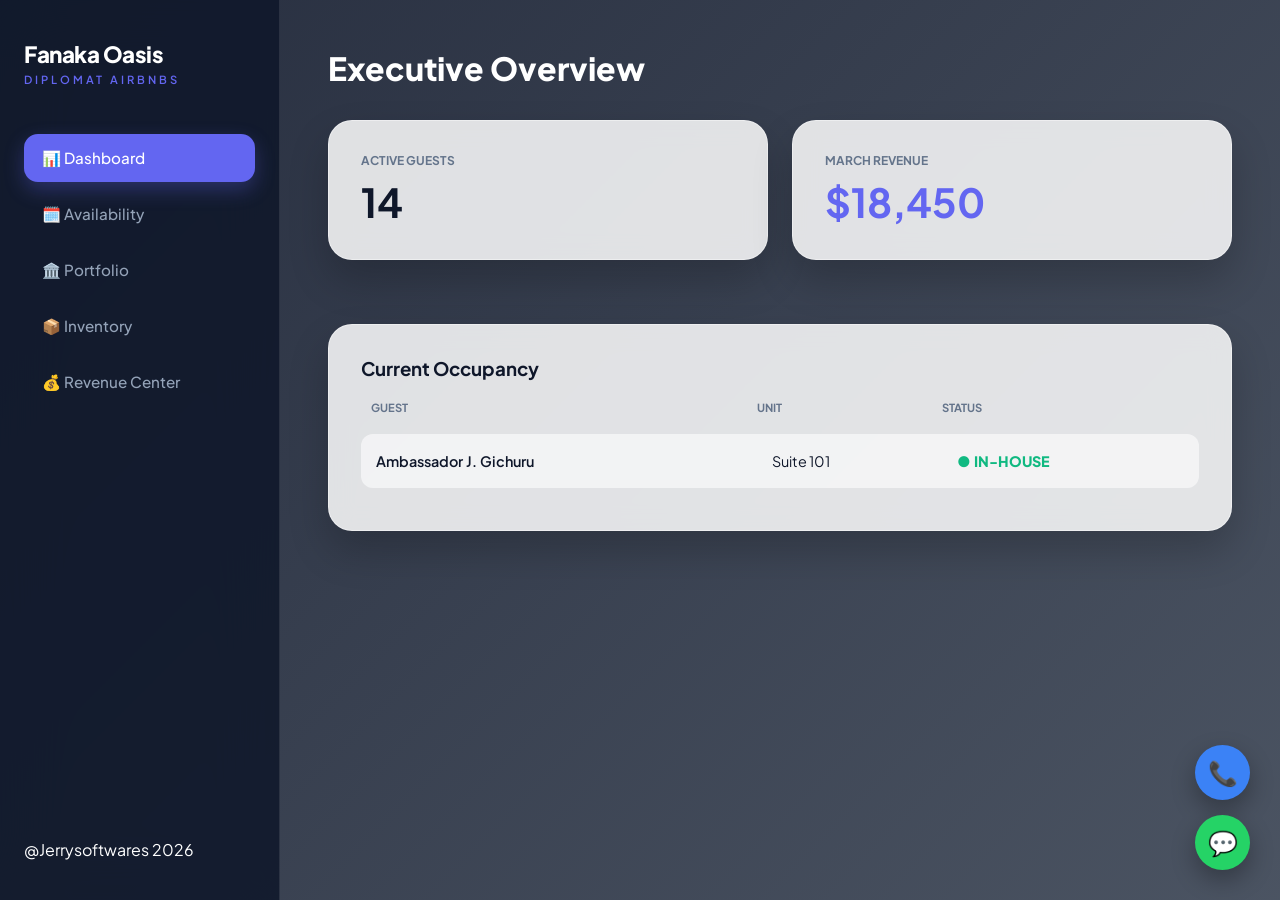
<file: index.html>
<!DOCTYPE html>
<html lang="en">
<head>
    <meta charset="UTF-8">
    <meta name="viewport" content="width=device-width, initial-scale=1.0">
    <title>Fanaka Oasis | Responsive Executive MIS</title>
    <link href="https://fonts.googleapis.com/css2?family=Plus+Jakarta+Sans:wght@300;400;500;600;700;800&display=swap" rel="stylesheet">
    <style>
        :root {
            --accent: #6366f1;
            --accent-glow: rgba(99, 102, 241, 0.3);
            --glass-bg: rgba(255, 255, 255, 0.85);
            --glass-border: rgba(255, 255, 255, 0.4);
            --text-dark: #0f172a;
            --text-muted: #64748b;
            --success: #10b981;
            --whatsapp: #25D366;
            --call: #3b82f6;
        }

        * { margin: 0; padding: 0; box-sizing: border-box; font-family: 'Plus Jakarta Sans', sans-serif; }

        body {
            background: linear-gradient(135deg, rgba(15, 23, 42, 0.9), rgba(30, 41, 59, 0.8)), 
                        url('https://images.unsplash.com/photo-1600607687920-4e2a09cf159d?auto=format&fit=crop&q=80&w=2070');
            background-size: cover; background-position: center; background-attachment: fixed;
            min-height: 100vh; color: white; overflow-x: hidden;
        }

        /* Mobile Header / Hamburger */
        .mobile-header {
            display: none;
            position: fixed; top: 0; left: 0; right: 0;
            height: 70px; background: rgba(15, 23, 42, 0.9);
            backdrop-filter: blur(20px); z-index: 1100;
            padding: 0 1.5rem; align-items: center; justify-content: space-between;
            border-bottom: 1px solid rgba(255,255,255,0.1);
        }

        .menu-toggle {
            font-size: 1.5rem; color: white; cursor: pointer;
            background: none; border: none;
        }

        /* Responsive Sidebar */
        .sidebar {
            width: 280px; height: 100vh; position: fixed; left: 0; top: 0;
            background: rgba(15, 23, 42, 0.85); backdrop-filter: blur(30px);
            border-right: 1px solid rgba(255, 255, 255, 0.1); padding: 2.5rem 1.5rem; 
            z-index: 1200; display: flex; flex-direction: column;
            transition: transform 0.4s cubic-bezier(0.4, 0, 0.2, 1);
        }

        .logo { font-size: 1.4rem; font-weight: 800; margin-bottom: 3rem; letter-spacing: -0.5px; }
        .logo span { color: var(--accent); font-size: 0.7rem; display: block; letter-spacing: 3px; margin-top: 4px; font-weight: 600; text-transform: uppercase; }

        .nav-links { flex-grow: 1; }
        .nav-item {
            padding: 14px 18px; margin-bottom: 8px; border-radius: 14px; cursor: pointer;
            color: #94a3b8; transition: 0.3s ease; display: flex; align-items: center; gap: 12px;
            font-size: 0.95rem; font-weight: 500;
        }
        .nav-item:hover { background: rgba(255, 255, 255, 0.05); color: white; }
        .nav-item.active { background: var(--accent); color: white; box-shadow: 0 8px 20px var(--accent-glow); }

        /* Main Container */
        .main-container { 
            margin-left: 280px; padding: 3rem; 
            transition: margin 0.4s ease; min-height: 100vh;
        }

        /* Responsive Cards */
        .glass-card {
            background: var(--glass-bg); backdrop-filter: blur(12px); border-radius: 24px;
            border: 1px solid var(--glass-border); padding: 2rem; color: var(--text-dark);
            box-shadow: 0 20px 40px rgba(0,0,0,0.2); margin-bottom: 2rem;
            animation: fadeIn 0.5s ease-out;
        }

        .stats-grid { display: grid; grid-template-columns: repeat(auto-fit, minmax(240px, 1fr)); gap: 1.5rem; margin-bottom: 2rem; }

        /* Tables & Portfolio */
        .table-responsive { overflow-x: auto; width: 100%; border-radius: 12px; }
        table { width: 100%; min-width: 600px; border-collapse: separate; border-spacing: 0 10px; }
        td { padding: 18px 15px; background: rgba(255,255,255,0.6); border: none; font-size: 0.9rem; }
        td:first-child { border-radius: 12px 0 0 12px; }
        td:last-child { border-radius: 0 12px 12px 0; }

        /* Floating Contact Icons */
        .contact-fab-container {
            position: fixed; bottom: 30px; right: 30px;
            display: flex; flex-direction: column; gap: 15px; z-index: 2000;
        }
        .fab {
            width: 55px; height: 55px; border-radius: 50%;
            display: flex; align-items: center; justify-content: center;
            font-size: 1.5rem; color: white; cursor: pointer;
            transition: 0.3s; box-shadow: 0 10px 25px rgba(0,0,0,0.3);
            text-decoration: none; position: relative;
        }
        .fab-whatsapp { background: var(--whatsapp); }
        .fab-call { background: var(--call); }
        .fab:hover { transform: scale(1.1) translateY(-5px); }

        /* Responsive Breakpoints */
        @media (max-width: 1024px) {
            .sidebar { transform: translateX(-100%); }
            .sidebar.open { transform: translateX(0); }
            .main-container { margin-left: 0; padding: 6rem 1.5rem 2rem; }
            .mobile-header { display: flex; }
        }

        @keyframes fadeIn { from { opacity: 0; transform: translateY(10px); } to { opacity: 1; transform: translateY(0); } }

        .page-content { display: none; }
        .page-content.active { display: block; }
    </style>
</head>
<body>

    <header class="mobile-header">
        <div class="logo" style="margin-bottom:0; font-size: 1.1rem;">Fanaka Oasis</div>
        <button class="menu-toggle" onclick="toggleSidebar()">☰</button>
    </header>

    <div class="contact-fab-container">
        <a href="tel:+254111498075" class="fab fab-call" target="_blank">📞</a>
        <a href="https://wa.me/254111498075" class="fab fab-whatsapp" target="_blank">💬</a>
    </div>

    <nav class="sidebar" id="sidebar">
        <div class="logo">Fanaka Oasis<span>DIPLOMAT AIRBNBS</span></div>
        <div class="nav-links">
            <div class="nav-item active" onclick="showPage('dashboard')">📊 Dashboard</div>
            <div class="nav-item" onclick="showPage('calendar')">🗓️ Availability</div>
            <div class="nav-item" onclick="showPage('units')">🏛️ Portfolio</div>
            <div class="nav-item" onclick="showPage('inventory')">📦 Inventory</div>
            <div class="nav-item" onclick="showPage('finance')">💰 Revenue Center</div>
        </div>
        <div class="sidebar-footer">@Jerrysoftwares 2026</div>
    </nav>

    <div class="main-container">
        
        <div id="dashboard" class="page-content active">
            <h1 style="margin-bottom: 2rem; font-weight: 800;">Executive Overview</h1>
            <div class="stats-grid">
                <div class="glass-card">
                    <p style="font-size: 0.75rem; font-weight: 700; color: var(--text-muted);">ACTIVE GUESTS</p>
                    <h2 style="font-size: 2.5rem; margin-top:0.5rem;">14</h2>
                </div>
                <div class="glass-card">
                    <p style="font-size: 0.75rem; font-weight: 700; color: var(--text-muted);">MARCH REVENUE</p>
                    <h2 style="font-size: 2.5rem; color: var(--accent); margin-top:0.5rem;">$18,450</h2>
                </div>
            </div>
            
            <div class="glass-card">
                <h3>Current Occupancy</h3>
                <div class="table-responsive">
                    <table>
                        <thead>
                            <tr style="text-align: left; color: var(--text-muted); font-size: 0.7rem; text-transform: uppercase;">
                                <th style="padding: 10px;">Guest</th>
                                <th>Unit</th>
                                <th>Status</th>
                            </tr>
                        </thead>
                        <tbody>
                            <tr>
                                <td style="font-weight: 600;">Ambassador J. Gichuru</td>
                                <td>Suite 101</td>
                                <td><span style="color:var(--success); font-weight: 800;">● IN-HOUSE</span></td>
                            </tr>
                        </tbody>
                    </table>
                </div>
            </div>
        </div>

        <div id="inventory" class="page-content">
            <h1 style="margin-bottom: 2rem; font-weight: 800;">Business Inventory</h1>
            <div class="glass-card">
                <div class="table-responsive">
                    <table>
                        <thead>
                            <tr style="text-align: left; color: var(--text-muted); font-size: 0.7rem; text-transform: uppercase;">
                                <th style="padding: 10px;">Asset</th>
                                <th>Level</th>
                                <th>Action</th>
                            </tr>
                        </thead>
                        <tbody>
                            <tr><td style="font-weight: 600;">Luxury Toiletries</td><td>42 Sets</td><td>Stable</td></tr>
                            <tr><td style="font-weight: 600;">King Linens</td><td>2 Sets</td><td style="color:red; font-weight: 800;">REORDER</td></tr>
                        </tbody>
                    </table>
                </div>
            </div>
        </div>

        <div id="calendar" class="page-content"><h1>Occupancy Hub</h1><div class="glass-card">Timeline view loading...</div></div>
        <div id="units" class="page-content"><h1>Portfolio</h1><div id="unitGrid" class="stats-grid"></div></div>
        <div id="finance" class="page-content"><h1>Financial Hub</h1><div class="glass-card">Revenue charts loading...</div></div>

    </div>

    <script>
        function toggleSidebar() {
            document.getElementById('sidebar').classList.toggle('open');
        }

        function showPage(pageId) {
            // Remove active classes
            document.querySelectorAll('.page-content').forEach(p => p.classList.remove('active'));
            document.querySelectorAll('.nav-item').forEach(n => n.classList.remove('active'));
            
            // Activate current page
            document.getElementById(pageId).classList.add('active');
            event.currentTarget.classList.add('active');

            // Close sidebar on mobile after clicking
            if (window.innerWidth <= 1024) {
                toggleSidebar();
            }
        }

        // Populate Units for demo
        const units = [
            { name: "The Embassy Suite 101", price: "$450/nt" },
            { name: "Sky View Penthouse", price: "$650/nt" }
        ];
        document.getElementById('unitGrid').innerHTML = units.map(u => `
            <div class="glass-card">
                <h3 style="font-size:1.1rem;">${u.name}</h3>
                <h4 style="color:var(--accent); margin-top:10px;">${u.price}</h4>
            </div>
        `).join('');
    </script>
</body>
</html>
</file>
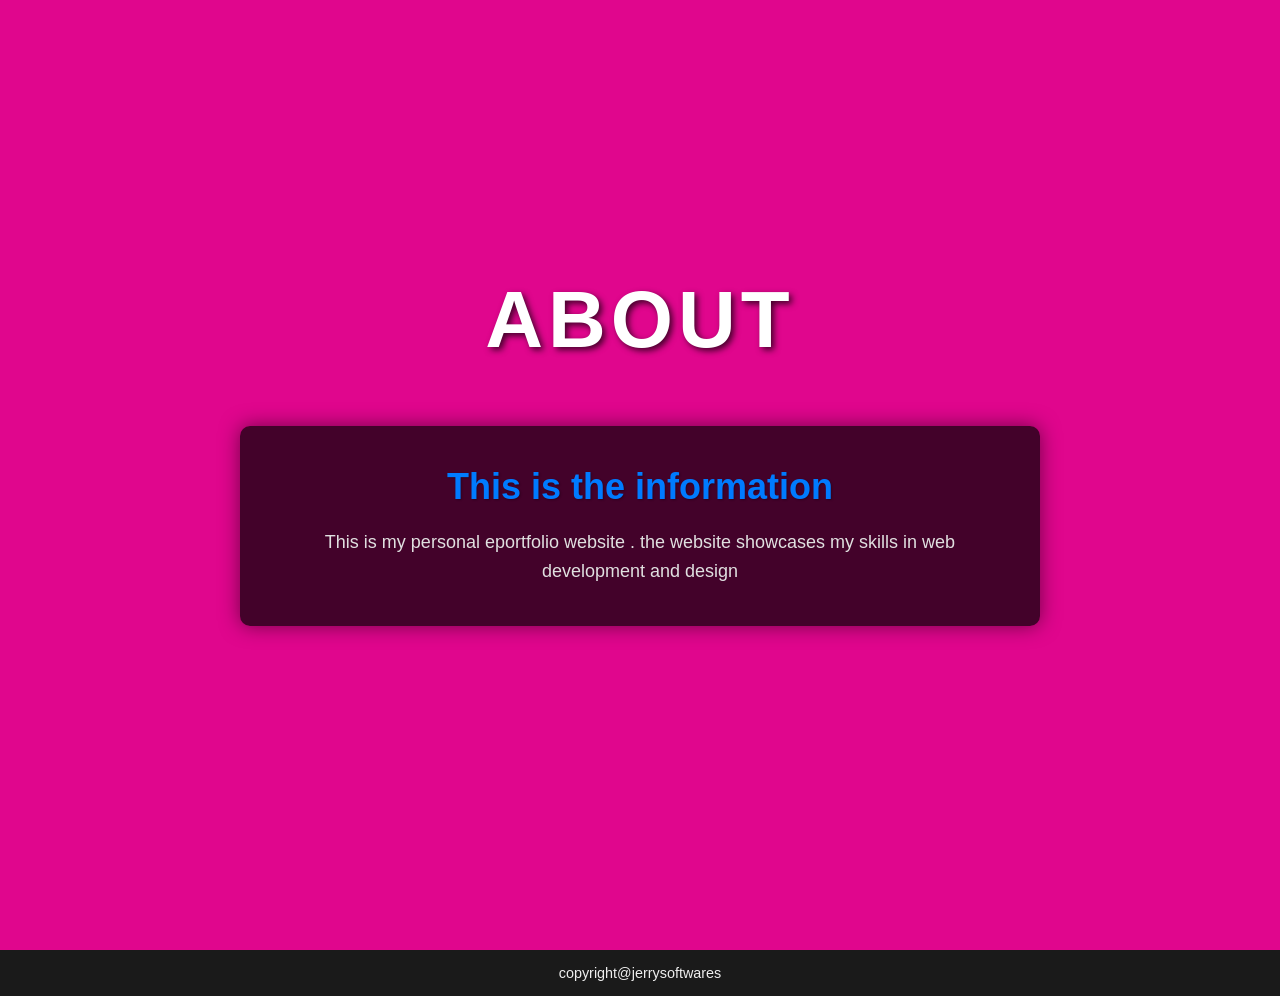
<file: about2.html>
<!DOCTYPE html>
<html lang="en">
<head>
    <meta charset="UTF-8">
    <meta name="viewport" content="width=device-width, initial-scale=1.0">
    <title>Document</title>
     <link rel="stylesheet" href="jerry.css">
</head>
<body>
    <div class="container">
   <video autoplay loop muted plays-inline class="back-video">
     <source src="vidae.mp4" type="video/mp4">
      </video>

<h1>ABOUT</h2>
<div class="about">
  <h2>This is the information</h2>
  <p>This is  my personal eportfolio website . the website showcases my skills in web development and design</p>
</div>
</div>

<script src="jerry.js"></script>

  <div class="footer">
        copyright@jerrysoftwares
    </div>
    
</body>
</html>
</file>
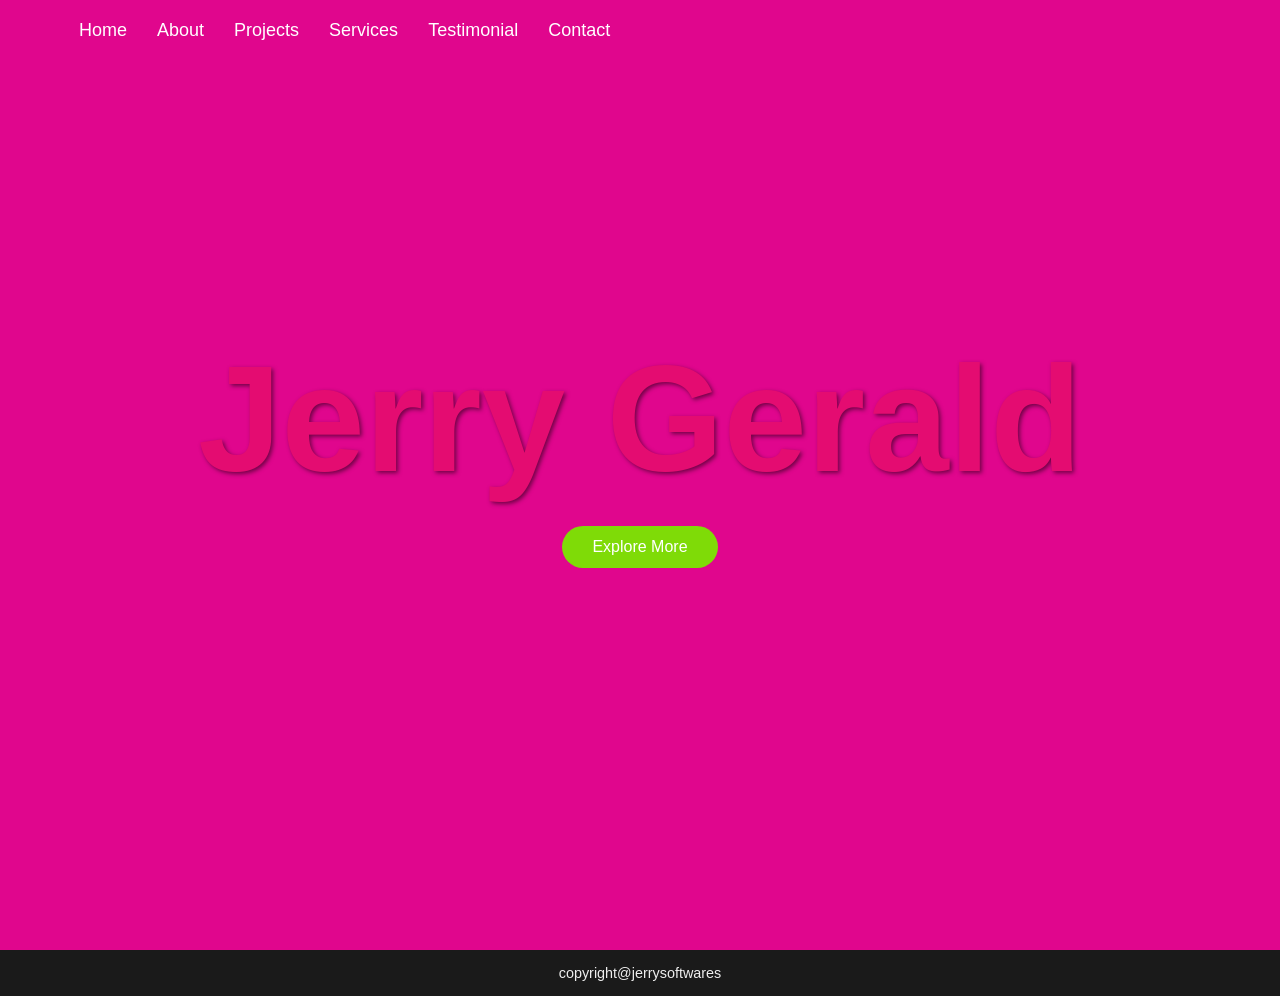
<file: contact.html>
<!DOCTYPE html>
<html lang="en">
<head>
    <meta charset="UTF-8">
    <meta name="viewport" content="width=device-width, initial-scale=1.0">
    <title>Jerry works</title>
    <link rel="stylesheet" href="jerry.css">
</head>
<body>
<div class="container">
   <video autoplay loop muted plays-inline class="back-video">
     <source src="vidae.mp4" type="video/mp4">
      </video>


      <nav>
        <img src="menu2.png" alt="">
          <img src="close.png" alt="">
        <ul>
            <li><a href="#">Home</a></li>
              <li><a href="#">About</a></li>
                <li><a href="#">Projects</a></li>
                  <li><a href="#">Services</a></li>
                    <li><a href="#">Testimonial</a></li>
                      <li><a href="#">Contact</a></li>
        </ul>
      </nav>
      <div class="head">
        <h1>Jerry Gerald</h1>
        <a href="#">Explore More</a>
      </div>

</div>

<script src="jerry.js"></script>

  <div class="footer">
        copyright@jerrysoftwares
    </div>
    
</body>
</html>
</file>
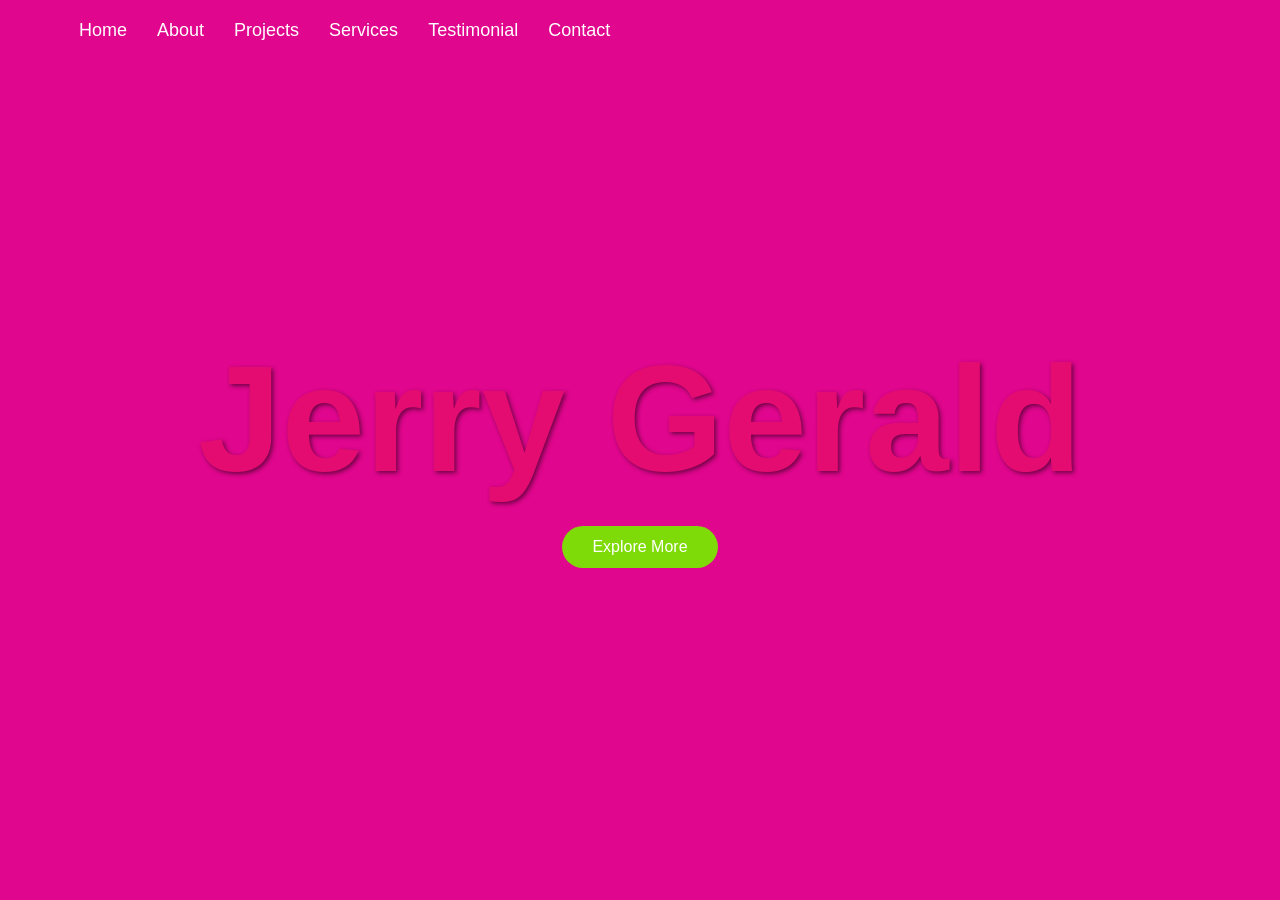
<file: jerry.html>
<!DOCTYPE html>
<html lang="en">
<head>
    <meta charset="UTF-8">
    <meta name="viewport" content="width=device-width, initial-scale=1.0">
    <title>Jerry works</title>
    <link rel="stylesheet" href="jerry.css">
</head>
<body>
<div class="container">
   <video autoplay loop muted plays-inline class="back-video">
     <source src="vidae.mp4" type="video/mp4">
      </video>


      <nav>
        <img src="menu2.png" alt="">
          <img src="close.png" alt="">
        <ul>
            <li><a href="">Home</a></li>
              <li><a href="about2.html">About</a></li>
                <li><a href="project.html">Projects</a></li>
                  <li><a href="">Services</a></li>
                    <li><a href="">Testimonial</a></li>
                      <li><a href="">Contact</a></li>
        </ul>
      </nav>
      <div class="head">
        <h1>Jerry Gerald</h1>
        <a href="#">Explore More</a>
      </div>

</div>

<script src="jerry.js"></script>
    
</body>
</html>
</file>
<file: jerry.css>
/* Universal Styles */
* {
    margin: 0;
    padding: 0;
    box-sizing: border-box;
    font-family: 'Poppins', sans-serif; /* You might want to link this font in your HTML head */
}

/* Container Styles */
.container {
    width: 100%;
    min-height: 100vh;
    position: relative;
    display: flex;
    justify-content: center;
    align-items: center;
    overflow: hidden; /* To prevent video overflow issues */
}

/* Background Video Styles */
.back-video {
    position: absolute;
    right: 0;
    bottom: 0;
    min-width: 100%;
    min-height: 100%;
    width: auto;
    height: auto;
    z-index: -1; /* Puts the video behind other content */
    object-fit: cover; /* Ensures the video covers the entire area */
    filter: brightness(60%); /* Darkens the video a bit for text readability */
}

/* Navigation Styles */
nav {
    position: absolute;
    top: 0;
    left: 0;
    width: 100%;
    display: flex;
    justify-content: space-between;
    align-items: center;
    padding: 20px 5%; /* Padding for sides and top */
    z-index: 100; /* Ensures nav is above other elements */
}

nav img {
    width: 40px; /* Size of the menu/close icons */
    cursor: pointer;
    display: none; /* Hidden by default, shown on smaller screens by JS */
}

nav img.menu-icon {
    display: block; /* Initially show menu icon */
}

nav img.close-icon {
    display: none; /* Initially hide close icon */
}

nav ul {
    list-style: none;
    display: flex;
    margin-right: 20px;
}

nav ul li {
    margin: 0 15px;
}

nav ul li a {
    text-decoration: none;
    color: #fff;
    font-size: 18px;
    position: relative;
    transition: color 0.3s ease;
}

nav ul li a::after {
    content: '';
    width: 0;
    height: 3px;
    background: #007bff; /* Highlight color */
    position: absolute;
    left: 0;
    bottom: -8px;
    transition: 0.3s;
}

nav ul li a:hover::after {
    width: 100%;
}

nav ul li a:hover {
    color:orange;
}

/* Header/Hero Section Styles */
.head {
    text-align: center;
    color: #fff;
    z-index: 1; /* Ensures text is above the video */
    padding: 20px;
}

.head h1 {
    font-size: 150px;
    font-weight: 700;
    margin-bottom: 20px;
    text-shadow: 2px 2px 4px rgba(0, 0, 0, 0.5); /* Adds a subtle shadow for readability */
    color: #e40c71;
}

.head a {
    text-decoration: none;
    display: inline-block;
    background: #7fdb07;
    color: #fff;
    padding: 12px 30px;
    border-radius: 70px;
    font-size: 16px;
    transition: background 0.3s ease, transform 0.3s ease;
}

.head a:hover {
    background: #b3a700;
    transform: translateY(-3px);
}

/* Media Queries for Responsiveness */

/* Tablets and small desktops */
@media (max-width: 992px) {
    .head h1 {
        font-size: 50px;
    }

    nav ul {
        margin-right: 0;
    }
}

/* Mobile Devices */
@media (max-width: 768px) {
    nav img {
        display: block; /* Show menu and close icons */
    }

    nav ul {
        background: rgba(0, 0, 0, 0.9); /* Dark overlay for mobile menu */
        position: fixed;
        top: 0;
        right: -250px; /* Initially hidden off-screen */
        width: 250px;
        height: 100vh;
        flex-direction: column;
        justify-content: flex-start;
        padding-top: 80px;
        transition: right 0.5s ease;
        box-shadow: -5px 0 15px rgba(0, 0, 0, 0.3);
    }

    nav ul.show-menu {
        right: 0; /* Slide in menu */
    }

    nav ul li {
        margin: 20px 0;
        text-align: center;
    }

    nav ul li a {
        font-size: 20px;
        display: block; /* Make links take full width for easier tapping */
        padding: 10px;
    }

    nav ul li a::after {
        left: 50%;
        transform: translateX(-50%);
    }

    .head h1 {
        font-size: 40px;
    }
}

@media (max-width: 480px) {
    nav {
        padding: 15px 3%;
    }

    nav img {
        width: 35px;
    }

    .head h1 {
        font-size: 30px;
    }

    .head a {
        padding: 10px 25px;
        font-size: 14px;
    }
}

/*about*/

/* Universal Styles */
* {
    margin: 0;
    padding: 0;
    box-sizing: border-box;
    font-family: 'Poppins', sans-serif; /* Recommended: Link Poppins font in your HTML head */
}

/* Container Styles */
.container {
    width: 100%;
    min-height: 100vh;
    position: relative;
    display: flex;
    flex-direction: column; /* Changed to column to stack content vertically */
    justify-content: center;
    align-items: center;
    overflow: hidden; /* To prevent video overflow issues */
    color: #fff; /* Default text color for elements on top of the video */
    text-align: center; /* Center align text globally within container */
}

/* Background Video Styles */
.back-video {
    position: absolute;
    right: 0;
    bottom: 0;
    min-width: 100%;
    min-height: 100%;
    width: auto;
    height: auto;
    z-index: -1; /* Puts the video behind other content */
    object-fit: cover; /* Ensures the video covers the entire area */
    filter: brightness(50%); /* Darkens the video a bit more for text readability */
}

/* Main Heading (H1 for "ABOUT") Styles */
.container > h1 { /* Targets the direct H1 child of .container */
    font-size: 80px; /* Larger font for the main section title */
    font-weight: 700;
    margin-bottom: 40px; /* Space below the H1 */
    text-shadow: 3px 3px 6px rgba(0, 0, 0, 0.7); /* Stronger shadow for impact */
    position: relative; /* Needed for z-index to work */
    z-index: 1; /* Ensures it's above the video */
    text-transform: uppercase; /* Makes the heading uppercase */
    letter-spacing: 5px;
}

/* About Section Styles */
.about {
    background: rgba(0, 0, 0, 0.7); /* Semi-transparent black background */
    padding: 40px;
    border-radius: 10px;
    box-shadow: 0 0 20px rgba(0, 0, 0, 0.5); /* Subtle shadow for depth */
    max-width: 800px; /* Max width for the content block */
    width: 90%; /* Responsive width */
    position: relative;
    z-index: 1; /* Ensures it's above the video */
    margin-top: 20px; /* Space from the main H1 */
}

.about h2 {
    font-size: 36px;
    margin-bottom: 20px;
    color: #007bff; /* Accent color for the heading */
    text-shadow: 1px 1px 2px rgba(0, 0, 0, 0.3);
}

.about p {
    font-size: 18px;
    line-height: 1.6;
    color: #e0e0e0; /* Slightly lighter white for paragraph text */
}

/* Responsive Adjustments */

/* Tablets and smaller desktops */
@media (max-width: 992px) {
    .container > h1 {
        font-size: 70px;
        margin-bottom: 30px;
    }

    .about {
        padding: 30px;
        max-width: 700px;
    }

    .about h2 {
        font-size: 32px;
    }

    .about p {
        font-size: 17px;
    }
}

/* Mobile Devices */
@media (max-width: 768px) {
    .container > h1 {
        font-size: 50px;
        margin-bottom: 20px;
    }

    .about {
        padding: 25px;
        width: 95%; /* Take more width on smaller screens */
        margin-top: 15px;
    }

    .about h2 {
        font-size: 28px;
        margin-bottom: 15px;
    }

    .about p {
        font-size: 16px;
    }
}

@media (max-width: 480px) {
    .container > h1 {
        font-size: 35px;
        margin-bottom: 15px;
        letter-spacing: 3px;
    }

    .about {
        padding: 20px;
        margin-top: 10px;
    }

    .about h2 {
        font-size: 24px;
    }

    .about p {
        font-size: 15px;
    }
}



/*projects*/

/* Reset and base styles */
* {
    margin: 0;
    padding: 0;
    box-sizing: border-box;
}

body {
    font-family: 'Segoe UI', Tahoma, Geneva, Verdana, sans-serif;
    background-color: #e0068d;
    color: #333;
}

/* Hero container */
.hero {
    max-width: 1200px;
    margin: 0 auto;
    padding: 40px 20px;
}

.hero h1 {
    text-align: center;
    font-size: 2.8rem;
    color: #1a1a1a;
    margin-bottom: 40px;
}

/* Grid layout for projects */
.reap {
    background-color: #fff;
    border-radius: 12px;
    overflow: hidden;
    box-shadow: 0 4px 10px rgba(0, 0, 0, 0.08);
    margin: 20px;
    padding: 0;
    transition: transform 0.3s ease, box-shadow 0.3s ease;
    display: flex;
    flex-direction: column;
}

.reap:hover {
    transform: translateY(-5px);
    box-shadow: 0 6px 16px rgba(0, 0, 0, 0.1);
}

.reap img {
    width: 100%;
    height: 180px;
    object-fit: cover;
}

.reap h2 {
    font-size: 1.4rem;
    color: #007acc;
    margin: 15px 20px 10px;
}

.reap p {
    font-size: 1rem;
    color: #555;
    margin: 0 20px 20px;
    line-height: 1.4;
}

/* Layout: 3-column grid on desktop, 2 on tablet, 1 on mobile */
.hero {
    display: grid;
    grid-template-columns: repeat(auto-fit, minmax(280px, 1fr));
    gap: 20px;
}

/* Footer */
.footer {
    background-color: #1a1a1a;
    color: #eee;
    text-align: center;
    padding: 15px 0;
    margin-top: 50px;
    font-size: 0.9rem;
}
</file>
